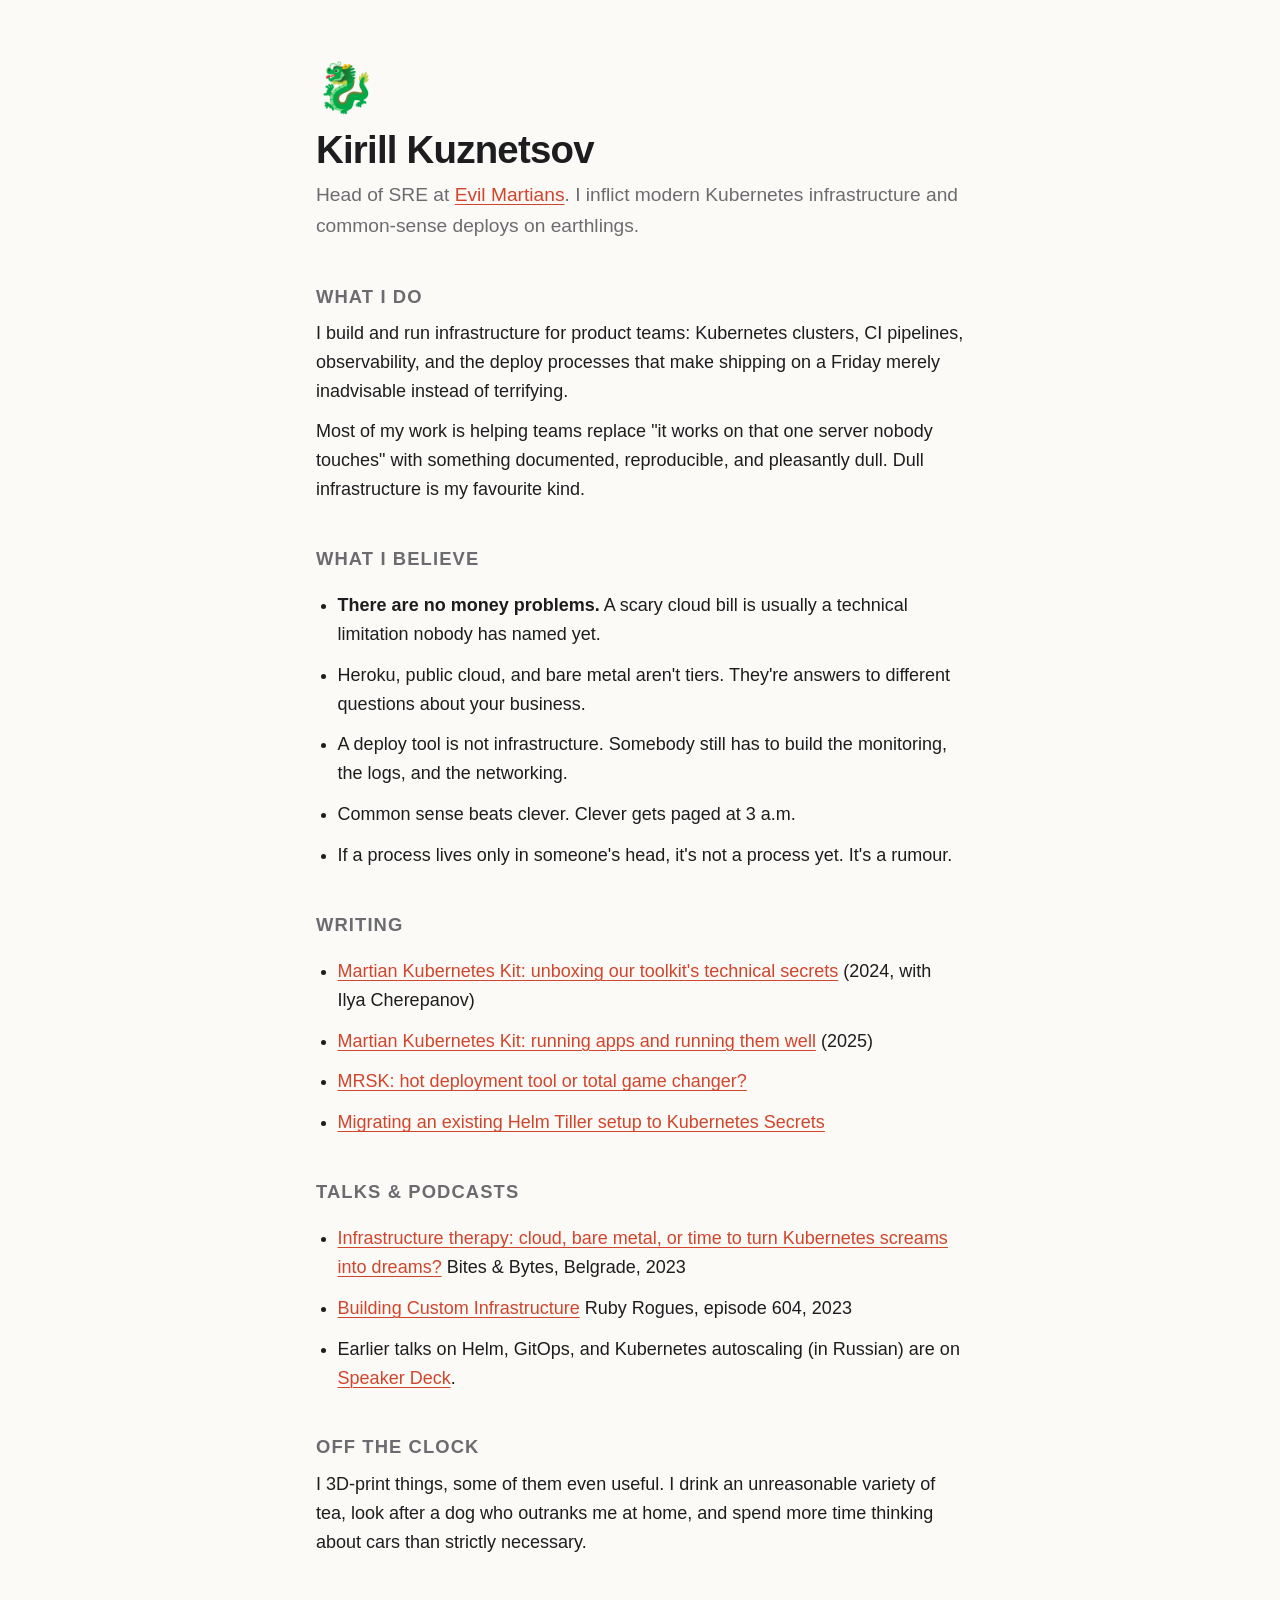
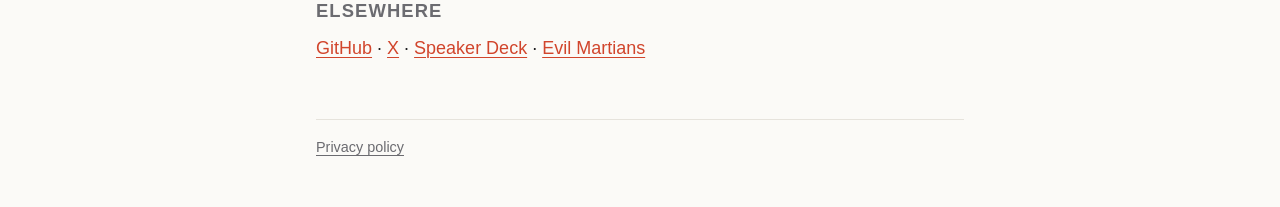
<file: index.html>
<!doctype html>
<html lang="en">
<head>
  <meta charset="utf-8">
  <meta name="viewport" content="width=device-width, initial-scale=1">
  <title>Kirill Kuznetsov</title>
  <meta name="description" content="Kirill Kuznetsov — Head of SRE at Evil Martians. Kubernetes, deploys, and infrastructure that stays out of the way.">
  <link rel="stylesheet" href="style.css">
</head>
<body>
<main>
  <div class="dragon" aria-hidden="true">🐉</div>
  <h1>Kirill Kuznetsov</h1>
  <p class="lede">Head of SRE at <a href="https://evilmartians.com/martians/kirill-kuznetsov">Evil Martians</a>. I inflict modern Kubernetes infrastructure and common-sense deploys on earthlings.</p>

  <h2>What I do</h2>
  <p>I build and run infrastructure for product teams: Kubernetes clusters, CI pipelines, observability, and the deploy processes that make shipping on a Friday merely inadvisable instead of terrifying.</p>
  <p>Most of my work is helping teams replace "it works on that one server nobody touches" with something documented, reproducible, and pleasantly dull. Dull infrastructure is my favourite kind.</p>

  <h2>What I believe</h2>
  <ul>
    <li><strong>There are no money problems.</strong> A scary cloud bill is usually a technical limitation nobody has named yet.</li>
    <li>Heroku, public cloud, and bare metal aren't tiers. They're answers to different questions about your business.</li>
    <li>A deploy tool is not infrastructure. Somebody still has to build the monitoring, the logs, and the networking.</li>
    <li>Common sense beats clever. Clever gets paged at 3 a.m.</li>
    <li>If a process lives only in someone's head, it's not a process yet. It's a rumour.</li>
  </ul>

  <h2>Writing</h2>
  <ul>
    <li><a href="https://evilmartians.com/chronicles/martian-kubernetes-kit-unboxing-our-toolkits-technical-secrets">Martian Kubernetes Kit: unboxing our toolkit's technical secrets</a> (2024, with Ilya Cherepanov)</li>
    <li><a href="https://evilmartians.com/chronicles/martian-kubernetes-kit-running-apps-and-running-them-well">Martian Kubernetes Kit: running apps and running them well</a> (2025)</li>
    <li><a href="https://evilmartians.com/chronicles/mrsk-hot-deployment-tool-or-total-game-changer">MRSK: hot deployment tool or total game changer?</a></li>
    <li><a href="https://evilmartians.com/chronicles/migration-of-existing-helm-tiller-setup-to-kubernetes-secrets">Migrating an existing Helm Tiller setup to Kubernetes Secrets</a></li>
  </ul>

  <h2>Talks &amp; podcasts</h2>
  <ul>
    <li><a href="https://www.youtube.com/watch?v=I8cHbcs0MKU">Infrastructure therapy: cloud, bare metal, or time to turn Kubernetes screams into dreams?</a> Bites &amp; Bytes, Belgrade, 2023</li>
    <li><a href="https://topenddevs.com/podcasts/ruby-rogues/episodes/building-custom-infrastructure-with-kirill-kuznetsov-ruby-604">Building Custom Infrastructure</a> Ruby Rogues, episode 604, 2023</li>
    <li>Earlier talks on Helm, GitOps, and Kubernetes autoscaling (in Russian) are on <a href="https://speakerdeck.com/dragonsmith/">Speaker Deck</a>.</li>
  </ul>

  <h2>Off the clock</h2>
  <p>I 3D-print things, some of them even useful. I drink an unreasonable variety of tea, look after a dog who outranks me at home, and spend more time thinking about cars than strictly necessary.</p>

  <h2>Elsewhere</h2>
  <p><a href="https://github.com/dragonsmith">GitHub</a> · <a href="https://x.com/agonsmith">X</a> · <a href="https://speakerdeck.com/dragonsmith/">Speaker Deck</a> · <a href="https://evilmartians.com/martians/kirill-kuznetsov">Evil Martians</a></p>

  <footer>
    <a href="privacy.html">Privacy policy</a>
  </footer>
</main>
</body>
</html>
</file>
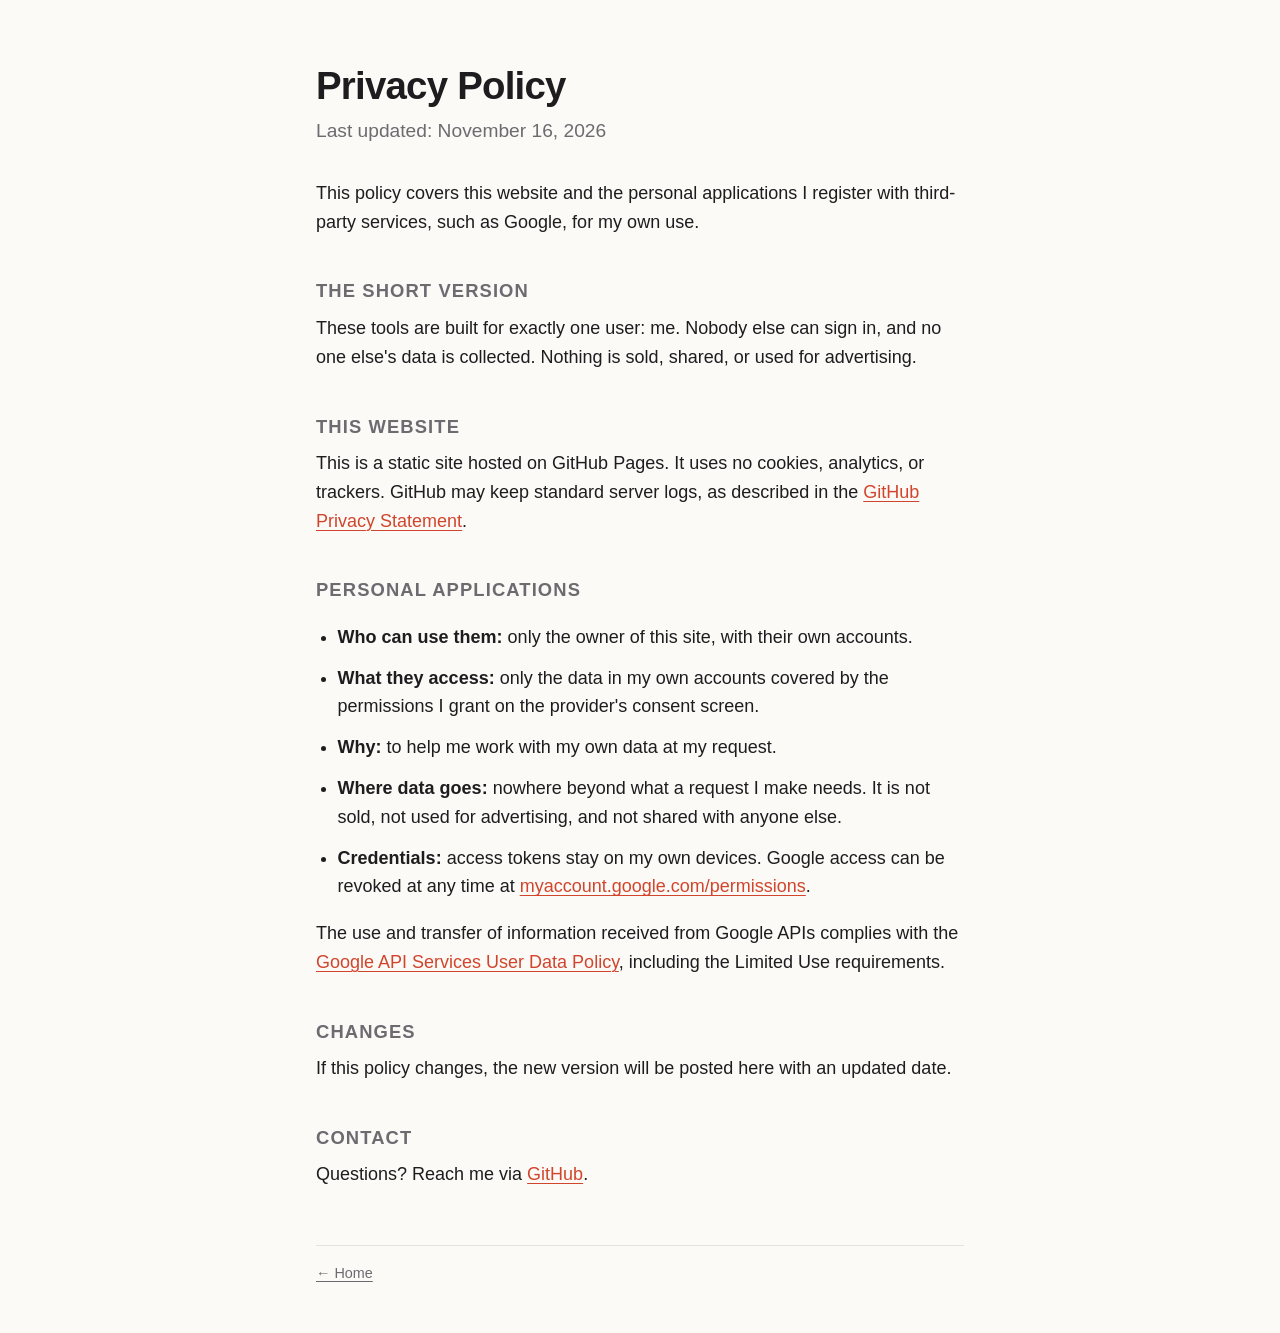
<file: privacy.html>
<!doctype html>
<html lang="en">
<head>
  <meta charset="utf-8">
  <meta name="viewport" content="width=device-width, initial-scale=1">
  <title>Privacy Policy</title>
  <meta name="description" content="Privacy policy for Kirill Kuznetsov's personal tools.">
  <link rel="stylesheet" href="style.css">
</head>
<body>
<main>
  <h1>Privacy Policy</h1>
  <p class="lede">Last updated: November 16, 2026</p>

  <p>This policy covers this website and the personal applications I register with third-party services, such as Google, for my own use.</p>

  <h2>The short version</h2>
  <p>These tools are built for exactly one user: me. Nobody else can sign in, and no one else's data is collected. Nothing is sold, shared, or used for advertising.</p>

  <h2>This website</h2>
  <p>This is a static site hosted on GitHub Pages. It uses no cookies, analytics, or trackers. GitHub may keep standard server logs, as described in the <a href="https://docs.github.com/en/site-policy/privacy-policies/github-general-privacy-statement">GitHub Privacy Statement</a>.</p>

  <h2>Personal applications</h2>
  <ul>
    <li><strong>Who can use them:</strong> only the owner of this site, with their own accounts.</li>
    <li><strong>What they access:</strong> only the data in my own accounts covered by the permissions I grant on the provider's consent screen.</li>
    <li><strong>Why:</strong> to help me work with my own data at my request.</li>
    <li><strong>Where data goes:</strong> nowhere beyond what a request I make needs. It is not sold, not used for advertising, and not shared with anyone else.</li>
    <li><strong>Credentials:</strong> access tokens stay on my own devices. Google access can be revoked at any time at <a href="https://myaccount.google.com/permissions">myaccount.google.com/permissions</a>.</li>
  </ul>
  <p>The use and transfer of information received from Google APIs complies with the <a href="https://developers.google.com/terms/api-services-user-data-policy">Google API Services User Data Policy</a>, including the Limited Use requirements.</p>

  <h2>Changes</h2>
  <p>If this policy changes, the new version will be posted here with an updated date.</p>

  <h2>Contact</h2>
  <p>Questions? Reach me via <a href="https://github.com/dragonsmith">GitHub</a>.</p>

  <footer>
    <a href="./">← Home</a>
  </footer>
</main>
</body>
</html>
</file>
<file: style.css>
:root {
  --bg: #fbfaf7;
  --fg: #1d1d1f;
  --muted: #6b6b70;
  --accent: #d1452c;
  --rule: #e6e3dc;
}
@media (prefers-color-scheme: dark) {
  :root {
    --bg: #141416;
    --fg: #ececee;
    --muted: #9a9aa2;
    --accent: #ff7a5c;
    --rule: #2a2a2e;
  }
}
* { box-sizing: border-box; }
body {
  margin: 0;
  background: var(--bg);
  color: var(--fg);
  font: 18px/1.6 ui-sans-serif, -apple-system, "Segoe UI", Roboto, Helvetica, Arial, sans-serif;
}
main {
  max-width: 680px;
  margin: 0 auto;
  padding: 64px 16px 48px;
}
h1 { font-size: 2.4rem; line-height: 1.15; margin: 0 0 8px; letter-spacing: -0.02em; }
h2 { font-size: 1.15rem; margin: 40px 0 8px; text-transform: uppercase; letter-spacing: 0.06em; color: var(--muted); }
p, li { margin: 0 0 12px; }
ul { padding-left: 1.2em; }
a { color: var(--accent); text-decoration-thickness: 1px; text-underline-offset: 3px; }
.lede { font-size: 1.2rem; color: var(--muted); margin-bottom: 32px; }
.dragon { font-size: 3rem; line-height: 1; margin-bottom: 16px; }
footer {
  margin-top: 56px;
  padding-top: 16px;
  border-top: 1px solid var(--rule);
  font-size: 0.9rem;
  color: var(--muted);
}
footer a { color: var(--muted); }
</file>
